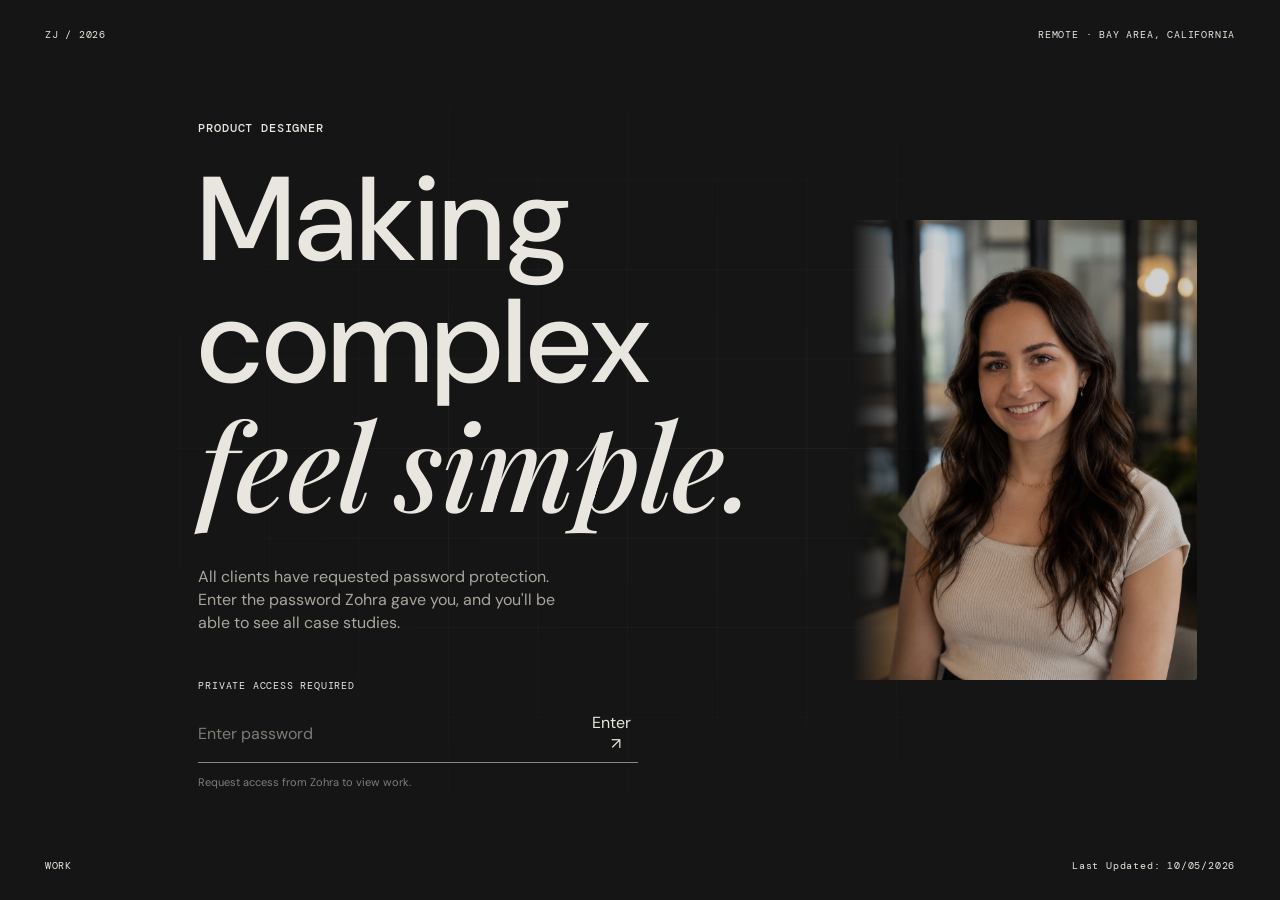
<file: index.html>
<!doctype html>
<html lang="en">
  <head>
    <meta charset="UTF-8" />
    <meta name="viewport" content="width=device-width, initial-scale=1.0" />
    <meta name="description" content="Private portfolio of Zohra Jayaraman, product designer for ambitious AI teams." />
    <title>Zohra Jayaraman — Private Portfolio</title>
    <link rel="preconnect" href="https://fonts.googleapis.com" />
    <link rel="preconnect" href="https://fonts.gstatic.com" crossorigin />
    <link href="https://fonts.googleapis.com/css2?family=DM+Mono:wght@400;500&family=DM+Sans:opsz,wght@9..40,400;9..40,500;9..40,600&family=Playfair+Display:ital,wght@0,500;0,600;1,500&display=swap" rel="stylesheet" />
    <link rel="stylesheet" href="./style.css" />
<link rel="stylesheet" href="./refinements.css?v=gate-portrait-20261005" />
  </head>
  <body>
    <main id="app">
      <section class="gate" id="gate" aria-label="Private portfolio access">
        <div class="gate-top"><span>ZJ / 2026</span><span>Remote · Bay Area, California</span></div>
        <div class="gate-grid"></div>
        <figure class="gate-portrait"><img src="./assets/zohra-jayaraman-profile.png" alt="Zohra Jayaraman" /></figure>
        <div class="gate-content">
          <p class="eyebrow">Product designer</p>
          <h1>Making complex<br /><em>feel simple.</em></h1>
          <p class="gate-intro">All clients have requested password protection. Enter the password Zohra gave you, and you'll be able to see all case studies.</p>
          <form id="password-form" class="password-form">
            <label for="password">Private access required</label>
            <div class="password-row"><input id="password" type="password" autocomplete="current-password" placeholder="Enter password" /><button type="submit">Enter <span>↗</span></button></div>
            <p class="password-help" id="password-help">Request access from Zohra to view work.</p>
          </form>
        </div>
        <div class="gate-bottom"><span>Work</span><span id="last-updated" style="text-transform:none">Last Updated: 10/05/2026</span></div>
      </section>

      <section class="portfolio hidden" id="portfolio">
        <header class="site-header"><a href="#home" class="logo">ZJ<span>®</span></a><nav><a href="#work">Work</a><a href="./about.html">About</a><button class="contact-trigger" type="button" aria-haspopup="dialog" aria-controls="contact-dialog">Let’s talk <span aria-hidden="true">↗</span></button></nav></header>
        <section class="home" id="home">
          <div class="home-copy"><p class="eyebrow">Senior Product Designer / Remote; Bay Area</p><h1>Zohra<br />Jayaraman</h1><p class="home-description">I design efficient solutions by simplifying complexity for users and evolving design systems.</p><a class="resume-button" href="./assets/zohra-jayaraman-resume.pdf" download><svg viewBox="0 0 16 16" aria-hidden="true"><path d="M8 2v7m0 0 3-3m-3 3L5 6M3 12.5v1h10v-1" fill="none" stroke="currentColor" stroke-width="1.4" stroke-linecap="round" stroke-linejoin="round"/></svg>Download résumé</a></div>
          <div class="portrait-wrap"><div class="portrait"><img src="./assets/zohra-jayaraman-profile.png" alt="Zohra Jayaraman" /></div><div class="portrait-roles" aria-label="Design specialties"><span>Vibe Coder</span><span>Design Systems</span></div></div>
        </section>
        <section class="work" id="work"><div class="section-title"><p class="eyebrow">Selected work</p><p>Filter by craft</p></div><div class="filter-bar" id="filter-bar"></div><div class="project-list" id="project-list"></div></section>
        <section class="testimonials"><div class="section-title"><p class="eyebrow">Kind words</p><p>Selected testimonials</p></div><div class="testimonial-grid"><blockquote>“Zohra is the most organized, detail-oriented, and systems-minded thinker I’ve worked with.”<cite>Olivia Cheng · UX Designer, UST Global</cite></blockquote><blockquote>“Her expertise in design systems transformed our team’s workflow—more structured, consistent, and scalable.”<cite>Sabrina Lin · UX Designer, UST Global</cite></blockquote><blockquote>“Zohra developed our user-testing protocol from scratch and always found new, creative ways to enhance the experience.”<cite>Janice Tam · Co-Founder & CEO, TrueToForm</cite></blockquote></div></section>
        <footer><span>© 2026 Zohra Jayaraman</span><span>Senior Product Designer</span></footer>
      </section>
      <section class="case-study hidden" id="case-study"></section>
      <section class="contact-modal" id="contact-dialog" role="dialog" aria-modal="true" aria-labelledby="contact-title" aria-hidden="true">
        <div class="contact-modal-backdrop" data-contact-close></div>
        <div class="contact-modal-panel">
          <button class="contact-close" type="button" aria-label="Close contact form" data-contact-close>×</button>
          <p class="eyebrow">Get in touch</p>
          <h2 id="contact-title">Let’s make something clear and intuitive.</h2>
          <p class="contact-intro">Share a little about your team or project and I’ll be in touch.</p>
          <form class="contact-form" id="contact-form">
            <label>Name<input name="name" required autocomplete="name" /></label>
            <label>Email<input name="email" type="email" required autocomplete="email" /></label>
            <label>Message<textarea name="message" rows="4" required></textarea></label>
            <button type="submit">Send message <span aria-hidden="true">↗</span></button>
          </form>
          <p class="contact-email">Or email me directly at <a href="mailto:jayzohra@gmail.com">jayzohra@gmail.com</a>.</p>
        </div>
      </section>
    </main>
<script src="./app.js?v=chat-agent-20261005"></script>
<script>
(function(){
  var el=document.querySelector('#last-updated');
  if(!el)return;
  function format(date){
    var parts=new Intl.DateTimeFormat('en-US',{timeZone:'America/Los_Angeles',month:'2-digit',day:'2-digit',year:'numeric'}).formatToParts(date);
    var get=function(type){return parts.find(function(part){return part.type===type}).value};
    return get('month')+'/'+get('day')+'/'+get('year');
  }
  fetch('https://api.github.com/repos/zohra0419/zohra-portfolio/commits?per_page=1',{headers:{Accept:'application/vnd.github+json'}})
    .then(function(response){return response.ok?response.json():Promise.reject()})
    .then(function(commits){
      var stamp=commits&&commits[0]&&commits[0].commit&&(commits[0].commit.committer||commits[0].commit.author);
      if(stamp&&stamp.date)el.textContent='Last Updated: '+format(new Date(stamp.date));
    })
    .catch(function(){});
})();
</script>
  </body>
</html>
</file>
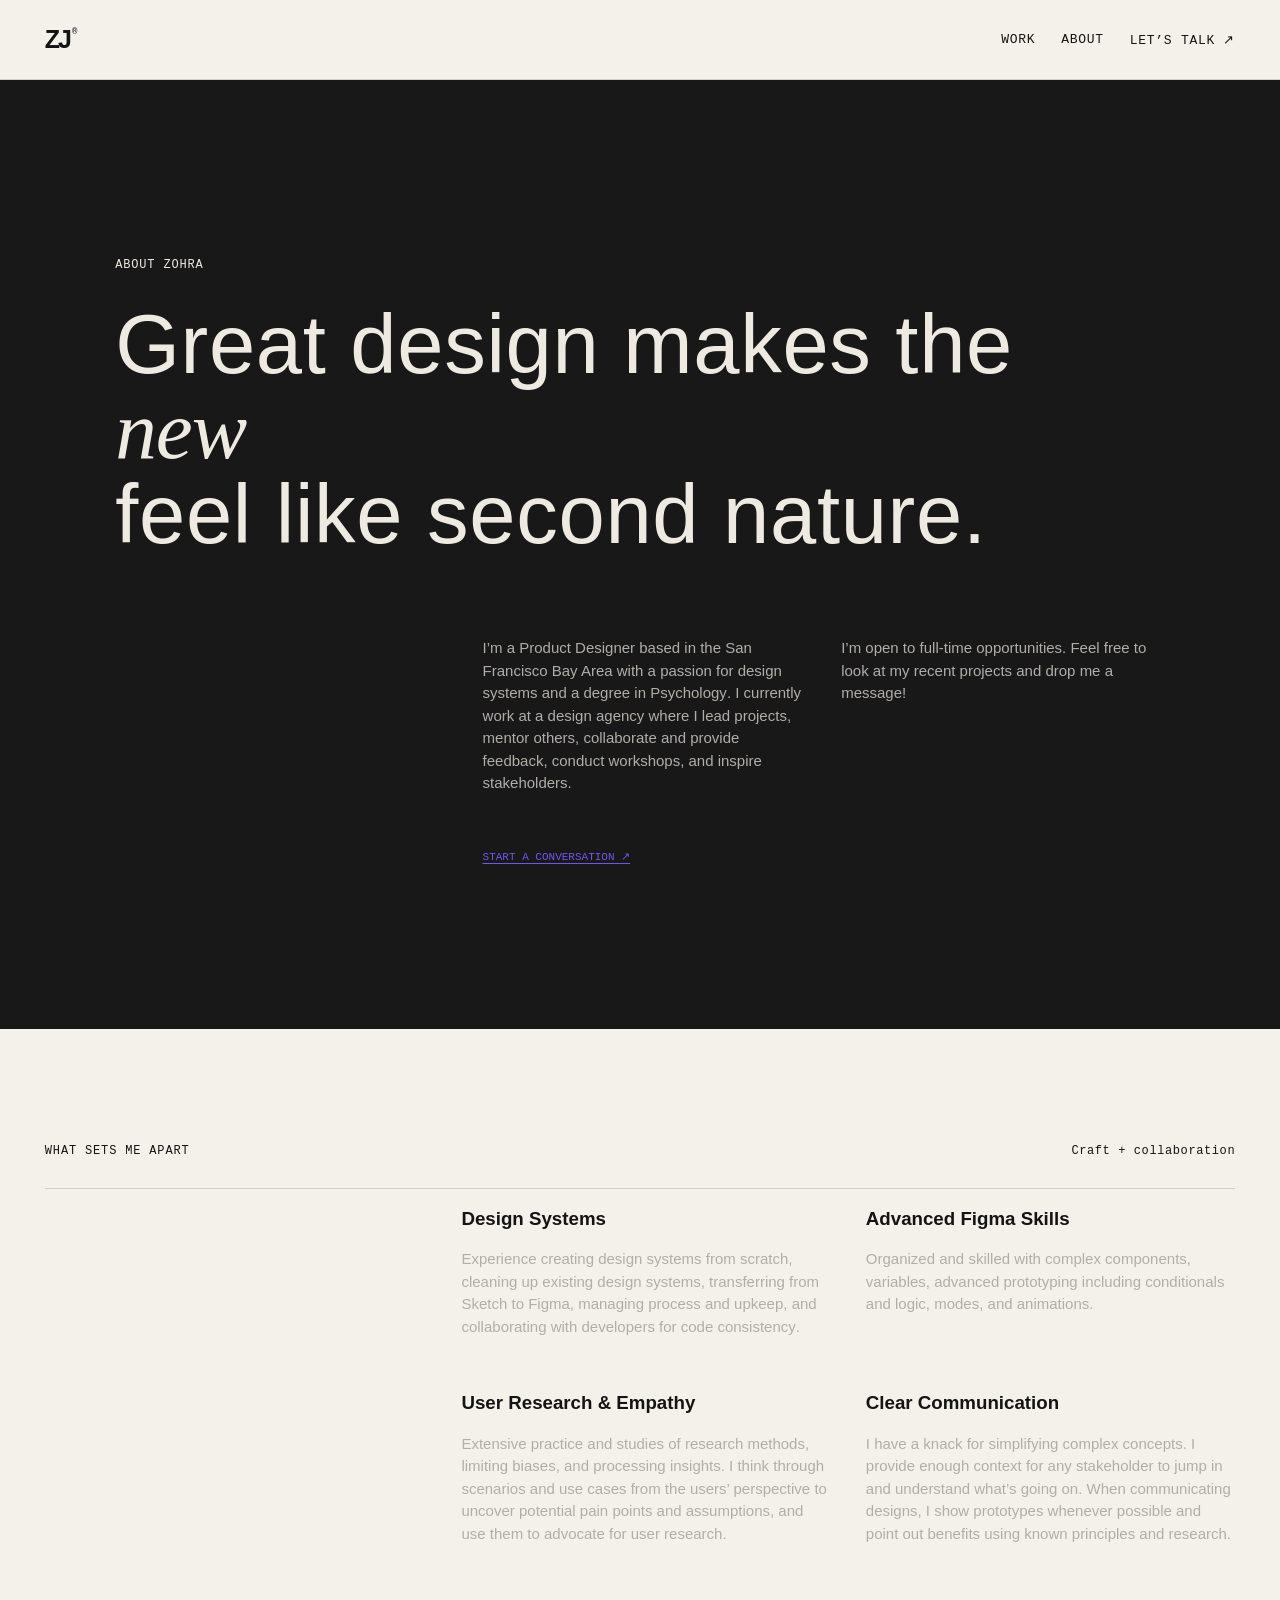
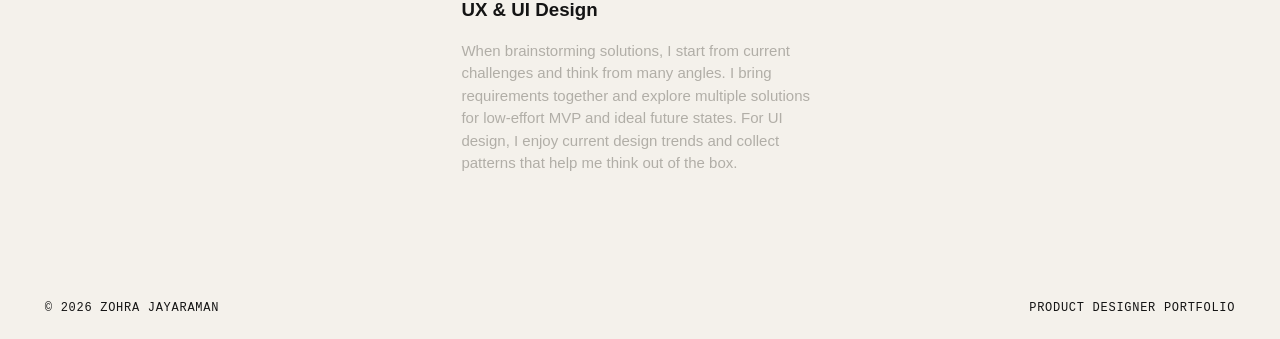
<file: about.html>
<!doctype html><html lang="en"><head><meta charset="UTF-8"/><meta name="viewport" content="width=device-width,initial-scale=1.0"/><title>About — Zohra Jayaraman</title><link rel="stylesheet" href="./style.css"/><link rel="stylesheet" href="./refinements.css?v=pdf-content-20260803"/></head><body><header class="site-header"><a href="./index.html" class="logo">ZJ<span>®</span></a><nav><a href="./index.html#work">Work</a><a href="./about.html">About</a><a href="mailto:hello@zohrajayaraman.com">Let’s talk ↗</a></nav></header><main><section class="about standalone"><p class="eyebrow">About Zohra</p><h2>Great design makes the <em>new</em><br/>feel like second nature.</h2><div class="about-columns"><p>I’m a Product Designer based in the <strong>San Francisco Bay Area</strong> with a passion for <strong>design systems</strong> and a degree in <strong>Psychology</strong>. I currently work at a design agency where I lead projects, mentor others, collaborate and provide feedback, conduct workshops, and inspire stakeholders.</p><p>I’m open to full-time opportunities. Feel free to look at my recent projects and drop me a message!</p><a href="mailto:hello@zohrajayaraman.com">Start a conversation ↗</a></div></section><section class="work"><div class="section-title"><p class="eyebrow">What sets me apart</p><p>Craft + collaboration</p></div><div class="about-columns about-strengths"><div><h3>Design Systems</h3><p>Experience creating design systems from scratch, cleaning up existing design systems, transferring from Sketch to Figma, managing process and upkeep, and collaborating with developers for <strong>code consistency</strong>.</p></div><div><h3>Advanced Figma Skills</h3><p>Organized and skilled with <strong>complex components, variables, advanced prototyping</strong> including conditionals and logic, modes, and animations.</p></div><div><h3>User Research & Empathy</h3><p>Extensive practice and studies of research methods, limiting biases, and processing insights. I think through scenarios and use cases from the users’ perspective to uncover potential pain points and assumptions, and use them to advocate for user research.</p></div><div><h3>Clear Communication</h3><p>I have a knack for <strong>simplifying complex concepts</strong>. I provide enough context for any stakeholder to jump in and understand what’s going on. When communicating designs, I show prototypes whenever possible and point out benefits using known principles and research.</p></div><div><h3>UX & UI Design</h3><p>When brainstorming solutions, I start from current challenges and think from many angles. I bring requirements together and explore multiple solutions for <strong>low-effort MVP and ideal future states</strong>. For UI design, I enjoy current design trends and collect patterns that help me think out of the box.</p></div></div></section></main><footer><span>© 2026 Zohra Jayaraman</span><span>Product Designer Portfolio</span></footer></body></html>
</file>
<file: style.css>
:root{--ink:#141414;--paper:#f4f1eb;--muted:#716f6a;--line:rgba(20,20,20,.16);--mono:'DM Mono',monospace;--sans:'DM Sans',sans-serif;--serif:'Playfair Display',serif}*{box-sizing:border-box}html{scroll-behavior:smooth}body{margin:0;background:var(--paper);color:var(--ink);font-family:var(--sans)}button,input{font:inherit}.hidden{display:none!important}.eyebrow{font:500 10px/1.2 var(--mono);letter-spacing:.08em;text-transform:uppercase}.gate{min-height:100svh;background:#151515;color:#e9e6df;position:relative;overflow:hidden;padding:28px 3.5vw;display:flex;flex-direction:column;justify-content:space-between}.gate-grid{position:absolute;inset:0;background:linear-gradient(rgba(255,255,255,.045) 1px,transparent 1px),linear-gradient(90deg,rgba(255,255,255,.045) 1px,transparent 1px);background-size:7vw 7vw;mask-image:radial-gradient(ellipse at center,black,transparent 75%)}.gate-top,.gate-bottom{display:flex;justify-content:space-between;font:10px var(--mono);letter-spacing:.08em;text-transform:uppercase;z-index:1}.gate-content{position:relative;z-index:1;max-width:850px;margin:7vh 0 6vh 12vw}.gate h1,.home h1{font-size:clamp(4.5rem,9.3vw,9rem);font-weight:500;letter-spacing:-.07em;line-height:.87;margin:24px 0 32px}.gate h1 em,.home h1 em,.about h2 em{font-family:var(--serif);font-weight:500;letter-spacing:-.08em}.gate-intro{max-width:360px;font-size:16px;line-height:1.45;color:#aaa69e}.password-form{margin-top:45px;width:min(440px,100%)}.password-form label{font:10px var(--mono);letter-spacing:.08em;text-transform:uppercase;display:block;margin-bottom:12px}.password-row{display:flex;border-bottom:1px solid #888}.password-row input{background:transparent;border:0;outline:0;color:#fff;padding:12px 0;width:100%}.password-row input::placeholder{color:#7e7b75}.password-row button{color:#e9e6df;background:none;border:0;padding:8px 0;cursor:pointer}.password-row button span{margin-left:8px}.password-help{font-size:11px;color:#817e78;margin-top:12px}.password-help span{opacity:.75}.password-row input.error{animation:shake .25s}@keyframes shake{25%{transform:translateX(4px)}75%{transform:translateX(-4px)}}.gate.exit{animation:exit .55s ease forwards}@keyframes exit{to{opacity:0;transform:translateY(-15px)}}
.site-header,.case-header{height:74px;padding:0 3.5vw;display:flex;align-items:center;justify-content:space-between;border-bottom:1px solid var(--line)}.logo{font:600 22px/1 var(--sans);text-decoration:none;color:var(--ink);letter-spacing:-.08em}.logo span{font:8px var(--mono);vertical-align:top;margin-left:2px;letter-spacing:0}.site-header nav{display:flex;gap:26px}.site-header nav a,.case-header a{font:11px var(--mono);text-decoration:none;color:var(--ink);text-transform:uppercase;letter-spacing:.04em}.home{min-height:calc(100svh - 74px);padding:10vh 9vw 5vh;display:grid;grid-template-columns:1.3fr .7fr;position:relative}.home-copy{align-self:center}.home h1{font-size:clamp(4.2rem,8.1vw,8.5rem);margin:18px 0 28px}.home-description{width:300px;font-size:16px;line-height:1.45}.portrait-wrap{align-self:center;justify-self:end;width:min(280px,100%)}.portrait{height:340px;background:#c4cac4;position:relative;overflow:hidden;display:grid;place-items:center;isolation:isolate}.portrait:before{content:'';position:absolute;width:190px;height:190px;background:#232b24;border-radius:48% 48% 36% 36%;bottom:-24px;z-index:-1}.portrait:after{content:'';position:absolute;width:105px;height:135px;background:#e1b89f;border-radius:48% 48% 45% 45%;top:65px;z-index:-1}.portrait span{font:120px var(--serif);color:#f4f1eb;mix-blend-mode:overlay}.portrait i{position:absolute;inset:12px;border:1px solid rgba(255,255,255,.55)}.portrait small{position:absolute;bottom:20px;left:20px;font:9px/1.3 var(--mono);color:#fff;letter-spacing:.08em}.portrait-note{font:12px/1.35 var(--mono);margin:13px 0;color:var(--muted)}.scroll-cue{position:absolute;bottom:5vh;left:3.5vw;font:10px var(--mono);text-transform:uppercase;letter-spacing:.06em}.scroll-cue span{font-size:18px;margin-left:9px}.work{padding:110px 3.5vw}.section-title{display:flex;justify-content:space-between;border-bottom:1px solid var(--line);padding-bottom:18px}.section-title p:last-child{font:10px var(--mono)}.project-list{display:grid;grid-template-columns:repeat(2,1fr);gap:1px;background:var(--line);border:1px solid var(--line);margin-top:30px}.project-card{background:var(--paper);border:0;text-align:left;padding:20px;cursor:pointer;min-height:450px;display:flex;flex-direction:column;transition:background .35s}.project-card:hover{background:#ebe8e0}.project-meta{display:flex;justify-content:space-between;font:10px var(--mono);text-transform:uppercase;letter-spacing:.08em}.project-visual{height:250px;position:relative;display:grid;place-items:center;overflow:hidden}.violet .project-visual,.case-hero.violet{background:#b2a2f8}.lime .project-visual,.case-hero.lime{background:#c8ee7a}.coral .project-visual,.case-hero.coral{background:#fa9d8f}.blue .project-visual,.case-hero.blue{background:#8ec9ed}.shape{width:165px;height:165px;background:#181818;transition:transform .6s cubic-bezier(.2,.8,.2,1)}.project-card:hover .shape{transform:rotate(25deg) scale(1.15)}.shape-0{border-radius:42% 58% 60% 40%}.shape-1{border-radius:50%;box-shadow:45px -30px 0 #f4f1eb}.shape-2{clip-path:polygon(50% 0,100% 100%,0 100%)}.shape-3{border-radius:100% 0 100% 0;transform:rotate(45deg)}.project-info{position:relative}.project-info h3{font-size:clamp(23px,2.4vw,36px);line-height:1.04;letter-spacing:-.055em;font-weight:500;max-width:500px;margin:0 50px 17px 0}.tags{display:flex;gap:6px;flex-wrap:wrap}.tags span{font:9px var(--mono);border:1px solid currentColor;border-radius:20px;padding:5px 8px;text-transform:uppercase}.project-arrow{position:absolute;right:0;bottom:0;font-size:22px}.about{padding:13vw 9vw;min-height:75svh;background:#181818;color:#eeeae2}.about h2{font-size:clamp(3rem,6.5vw,7.5rem);font-weight:500;letter-spacing:-.07em;line-height:.95;margin:30px 0 80px}.about-columns{margin-left:35%;display:grid;grid-template-columns:repeat(2,1fr);gap:35px;max-width:800px}.about-columns p{margin:0;font-size:15px;line-height:1.5;color:#b1aea7}.about-columns a{grid-column:1/-1;color:#eeeae2;font:11px var(--mono);text-transform:uppercase;margin-top:20px}footer{padding:24px 3.5vw;display:flex;justify-content:space-between;font:10px var(--mono);letter-spacing:.06em;text-transform:uppercase}
.case-header{position:sticky;top:0;background:rgba(244,241,235,.9);z-index:10;backdrop-filter:blur(12px)}.back{border:0;background:none;padding:0;color:var(--ink);font:10px var(--mono);text-transform:uppercase;cursor:pointer}.case-confidential{font:10px var(--mono);text-transform:uppercase;color:var(--muted)}.case-hero{padding:10vh 10vw;min-height:72svh;display:flex;align-items:flex-end;justify-content:space-between}.case-hero h1{font-size:clamp(3.6rem,7vw,8rem);font-weight:500;line-height:.92;letter-spacing:-.07em;max-width:850px;margin:20px 0 32px}.hero-orbit{height:180px;width:180px;border:1px solid #171717;border-radius:50%;display:grid;place-items:center;position:relative}.hero-orbit:before,.hero-orbit:after{content:'';position:absolute;border:1px solid #171717;border-radius:50%;width:100%;height:40%;transform:rotate(50deg)}.hero-orbit:after{transform:rotate(-50deg)}.hero-orbit span{font:10px var(--mono);text-transform:uppercase}.case-layout{max-width:1250px;margin:auto;display:grid;grid-template-columns:240px minmax(0,1fr);gap:8vw;padding:90px 5vw}.toc{position:sticky;top:110px;height:max-content}.toc .eyebrow{margin:0 0 17px}.toc a{display:block;text-decoration:none;color:#8b8881;font:11px/2.2 var(--mono);transition:color .2s}.toc a.active{color:var(--ink)}.case-content{min-width:0}.intro-case{padding-bottom:100px}.lead{font-size:clamp(25px,3.1vw,43px);letter-spacing:-.045em;line-height:1.1;max-width:750px;margin:0 0 55px}.intro-case dl{display:grid;grid-template-columns:repeat(3,1fr);border-top:1px solid var(--line);padding-top:16px;gap:15px}.intro-case dl div{display:grid;gap:10px}.intro-case dt{font:10px var(--mono);text-transform:uppercase;color:var(--muted)}.intro-case dd{margin:0;font-size:13px}.video-section{margin:0 -8vw 150px}.video-shell{height:min(55vw,680px);min-height:350px;background:#191919;position:relative;overflow:hidden}.video-shell video{width:100%;height:100%;object-fit:cover;opacity:.7}.video-label{position:absolute;bottom:18px;left:20px;right:20px;display:flex;justify-content:space-between;color:white;font:10px var(--mono);text-transform:uppercase}.case-section{border-top:1px solid var(--line);padding:24px 0 120px;position:relative}.section-no{font:10px var(--mono);color:var(--muted);margin:0}.case-section h2{font-size:clamp(3rem,5.4vw,6rem);line-height:.95;font-weight:500;letter-spacing:-.07em;margin:25px 0 30px}.case-section>p:not(.section-no){font-size:18px;line-height:1.5;max-width:550px}.quote{font:italic 32px/1.15 var(--serif);max-width:580px;margin:90px 0;padding-left:25px;border-left:2px solid var(--ink)}.case-image{height:420px;background:#d4d0c8;margin-top:60px;display:flex;align-items:flex-end;padding:15px;position:relative;overflow:hidden}.case-image:before{content:'';position:absolute;inset:0;background:repeating-linear-gradient(90deg,transparent 0 80px,rgba(0,0,0,.08) 80px 81px)}.case-image:after{content:'';position:absolute;width:55%;aspect-ratio:1;background:#171717;border-radius:50%;top:12%;left:22%;filter:blur(.2px)}.case-image span{font:9px var(--mono);color:#fff;z-index:1;text-transform:uppercase}.image-1{background:#afc6f6}.image-1:after{border-radius:0;transform:rotate(35deg);background:#f4f1eb}.image-2{background:#c3e785}.image-2:after{border-radius:37% 63% 48% 52%}.image-3{background:#f4a092}.image-3:after{border-radius:0;clip-path:polygon(50% 0,100% 100%,0 100%)}
@media(max-width:700px){.gate{padding:22px}.gate-content{margin:6vh 0}.gate h1{font-size:18vw}.site-header{padding:0 20px}.site-header nav a:not(:last-child){display:none}.home{padding:8vh 20px;grid-template-columns:1fr;gap:55px}.home h1{font-size:17vw}.portrait-wrap{justify-self:start;width:220px}.portrait{height:270px}.scroll-cue{display:none}.work{padding:75px 20px}.project-list{grid-template-columns:1fr}.project-card{min-height:410px}.about{padding:90px 20px}.about h2{font-size:13vw;margin-bottom:55px}.about-columns{margin:0;grid-template-columns:1fr}.case-header{padding:0 20px}.case-header .logo{position:absolute;left:50%;transform:translateX(-50%)}.case-confidential{display:none}.case-hero{padding:9vh 20px;min-height:68svh}.case-hero h1{font-size:14vw}.hero-orbit{display:none}.case-layout{display:block;padding:55px 20px}.toc{position:relative;top:0;display:flex;gap:14px;overflow:auto;border-bottom:1px solid var(--line);padding-bottom:15px;margin-bottom:55px}.toc .eyebrow{display:none}.toc a{white-space:nowrap;line-height:1.2}.intro-case{padding-bottom:60px}.intro-case dl{grid-template-columns:1fr 1fr}.video-section{margin:0 -20px 80px}.video-shell{min-height:300px}.case-section{padding-bottom:80px}.case-image{height:270px}.case-section h2{font-size:13vw}.lead{font-size:27px}.quote{font-size:27px;margin:55px 0}footer{padding:20px;font-size:8px}.gate-bottom{font-size:8px}}
</file>
<file: refinements.css>
.filter-bar{display:flex;gap:8px;flex-wrap:wrap;margin:24px 0}.filter{border:1px solid var(--line);background:transparent;padding:8px 11px;border-radius:20px;font:10px var(--mono);text-transform:uppercase;cursor:pointer}.filter.active{background:var(--ink);color:var(--paper)}.project-card.is-filtered{display:none}.project-visual:after{content:'View case study ↗';position:absolute;inset:0;display:grid;place-items:center;background:rgba(20,20,20,.82);color:#fff;font:10px var(--mono);text-transform:uppercase;letter-spacing:.1em;opacity:0;transform:translateY(8px);transition:.28s}.project-card:hover .project-visual:after{opacity:1;transform:translateY(0)}.project-card:hover .project-visual{transform:scale(.98);transition:.3s}.testimonials{padding:110px 3.5vw}.testimonial-grid{display:grid;grid-template-columns:repeat(3,1fr);gap:1px;background:var(--line);margin-top:30px;border:1px solid var(--line)}.testimonial-grid blockquote{background:var(--paper);margin:0;padding:32px;font:27px/1.12 var(--serif);letter-spacing:-.04em;min-height:290px;display:flex;flex-direction:column;justify-content:space-between}.testimonial-grid cite{font:10px/1.4 var(--mono);font-style:normal;letter-spacing:.04em;text-transform:uppercase;margin-top:30px}@media(max-width:700px){.testimonial-grid{grid-template-columns:1fr}.testimonials{padding:75px 20px}}

/* More open display type: keeps the existing voice without the cramped tracking. */
.gate h1,.home h1,.about h2,.case-hero h1,.case-section h2{letter-spacing:-.035em;line-height:.94}.gate h1 em,.home h1 em,.about h2 em{letter-spacing:-.045em}.project-info h3{letter-spacing:-.035em;line-height:1.1}.lead{letter-spacing:-.025em;line-height:1.17}

/* Case-study navigation and media alignment. */
.toc{counter-reset:case-toc}.toc a:before{counter-increment:case-toc;content:counter(case-toc,decimal-leading-zero) ' ';display:inline-block;width:2.7em;color:var(--muted)}.video-section{margin:0 0 150px}.case-confidential{font-size:0}.case-confidential:after{content:'Confidential';font:10px var(--mono);text-transform:uppercase;color:var(--muted)}#case-study footer span:last-child{font-size:0}#case-study footer span:last-child:after{content:'Product Designer Portfolio';font:10px var(--mono);letter-spacing:.06em;text-transform:uppercase}@media(max-width:700px){.video-section{margin:0 0 80px}.toc a:before{width:auto;margin-right:5px}}

.intro-case.case-overview-body:before{content:'Overview';display:block;font-size:clamp(3rem,5.4vw,6rem);line-height:.94;font-weight:500;letter-spacing:-.035em;margin:0 0 30px}.intro-case.case-overview-body .lead{font-size:18px;line-height:1.55;letter-spacing:0;max-width:650px}

.case-content a,.about a,footer a,.site-header a{
  color:#7356e8;
  text-decoration-color:currentColor;
  text-decoration-thickness:1px;
  text-underline-offset:3px;
  transition:color .2s ease,background-color .2s ease;
}
.case-content a:hover,.about a:hover,footer a:hover,.site-header a:hover{color:#3c269b}
.case-content a[data-external-icon]:after{
  content:'↗';
  display:inline-block;
  margin-left:.28em;
  font:inherit;
  opacity:0;
  transform:translate(-3px,3px);
  transition:opacity .2s ease,transform .2s ease;
}
.case-content a[data-external-icon]:hover:after{opacity:1;transform:translate(0,0)}
/* Outbound destinations stay visibly distinct wherever they appear. */
a[href^="http"],a[href^="mailto:"]{color:#7356e8;text-decoration-color:currentColor;text-decoration-thickness:1px;text-underline-offset:3px;transition:color .2s ease,background-color .2s ease}
a[href^="http"]:hover,a[href^="mailto:"]:hover{color:#3c269b}
a[href^="http"]:after,a[href^="mailto:"]:after{content:'↗';display:inline-block;margin-left:.28em;font:inherit;opacity:0;transform:translate(-3px,3px);transition:opacity .2s ease,transform .2s ease}
a[href^="http"]:hover:after,a[href^="mailto:"]:hover:after{opacity:1;transform:translate(0,0)}
.case-subhead{display:block;font-size:1.35em;font-weight:600;letter-spacing:-.03em;margin:0 0 14px}

/* UXFolio-style long-form compositions: every case can mix reading, visual proof,
   and galleries without falling back to a one-size-fits-all image strip. */
.case-section-heading .eyebrow{color:var(--muted);margin:0 0 18px}.case-section-heading h2{margin:0 0 36px}.case-copy{max-width:590px}.case-copy p{font-size:18px;line-height:1.58;max-width:100%}.case-copy p+ p{margin-top:22px}.case-summary{padding-top:0;border-top:0}.case-summary .case-copy{max-width:740px}.case-summary .case-copy p:first-child{font-size:clamp(25px,3.1vw,43px);line-height:1.14;letter-spacing:-.028em}.case-summary .case-copy p:not(:first-child){display:inline-block;vertical-align:top;width:calc(50% - 18px);padding-top:18px;margin:40px 28px 0 0;border-top:1px solid var(--line);font-size:13px;line-height:1.45}.case-composition{display:grid;grid-template-columns:minmax(0,.8fr) minmax(320px,1.2fr);gap:clamp(32px,7vw,100px);align-items:start}.case-section-split .case-composition{grid-template-columns:minmax(360px,1.25fr) minmax(260px,.75fr)}.case-media{min-height:430px;background:#d8d4cd;position:relative;display:flex;align-items:flex-end;padding:16px;overflow:hidden}.case-media:before{content:'';position:absolute;inset:0;background:linear-gradient(135deg,transparent 0 46%,rgba(20,20,20,.08) 46% 47%,transparent 47%),repeating-linear-gradient(90deg,transparent 0 84px,rgba(20,20,20,.07) 84px 85px)}.case-media:after{content:'';width:55%;aspect-ratio:1;position:absolute;top:15%;left:24%;background:#1a1a1a;border-radius:42% 58% 52% 48%;transform:rotate(20deg)}.case-media-split:after{background:#f3f0ea;clip-path:polygon(50% 0,100% 100%,0 100%);border-radius:0}.case-media span,.case-gallery span{position:relative;z-index:1;color:white;font:9px var(--mono);letter-spacing:.07em;text-transform:uppercase}.case-section-gallery .case-copy{margin-bottom:45px}.case-gallery{display:grid;grid-template-columns:1.35fr .65fr;gap:10px;min-height:600px}.case-gallery>div{min-height:290px;background:#c9e783;display:flex;align-items:flex-end;padding:14px;position:relative;overflow:hidden}.case-gallery>div:before{content:'';position:absolute;width:58%;aspect-ratio:1;border-radius:50%;background:#191919;top:18%;left:21%}.case-gallery>div:nth-child(2){background:#b2a2f8}.case-gallery>div:nth-child(2):before{border-radius:0;background:#f4f1eb;transform:rotate(45deg)}.case-gallery>div:nth-child(3){background:#fa9d8f}.case-gallery>div:nth-child(3):before{border-radius:35% 65% 48% 52%}.case-gallery>div:first-child{grid-row:span 2}.case-gallery span{z-index:1}.toc a{display:flex;align-items:baseline;gap:0}.toc a:before{flex:none}
@media(max-width:700px){
  .case-summary .case-copy p:not(:first-child){display:block;width:auto;margin:24px 0 0}.case-summary .case-copy p:first-child{font-size:28px}.case-composition,.case-section-split .case-composition{grid-template-columns:1fr;gap:30px}.case-copy p{font-size:16px;line-height:1.56}.case-media{min-height:270px}.case-gallery{grid-template-columns:1fr 1fr;min-height:440px;gap:7px}.case-gallery>div{min-height:210px}.case-gallery>div:first-child{grid-row:span 2}.case-section-heading h2{margin-bottom:26px}
}

/* TrueToForm project preview: a quiet stacked phone state becomes a product-flow reel on hover. */
.project-card.coral .project-visual:has(.ttf-cycle){background:linear-gradient(135deg,#dce4ff 0%,#f2f4ff 55%,#cbd7ff 100%);isolation:isolate}
.ttf-cycle{position:absolute;inset:0;overflow:hidden;pointer-events:none}
.ttf-cycle:after{content:'';position:absolute;inset:auto 8% 5%;height:18%;background:radial-gradient(ellipse,rgba(44,66,130,.25),transparent 68%);filter:blur(14px);z-index:-1}
.ttf-phone{position:absolute;overflow:hidden;background:#fff;border:1px solid rgba(27,38,77,.16);box-shadow:0 18px 38px rgba(36,51,109,.2),0 3px 8px rgba(36,51,109,.13)}
.ttf-phone img{width:100%;height:100%;object-fit:cover;display:block}
.ttf-phone-main{height:87%;aspect-ratio:750/1624;left:31%;top:7%;border-radius:20px;z-index:2;transform:rotate(-4deg);transition:transform .55s cubic-bezier(.2,.8,.2,1),box-shadow .55s ease}
.ttf-phone-back{height:66%;aspect-ratio:750/1624;right:21%;top:16%;border-radius:17px;opacity:.62;transform:rotate(10deg);transition:transform .55s cubic-bezier(.2,.8,.2,1),opacity .55s ease}
.ttf-frame{position:absolute;inset:0;opacity:0;transition:opacity .42s ease}
.ttf-frame-0{opacity:1}
@media (hover:hover){
  .project-card:hover .ttf-phone-main{transform:rotate(-1deg) translateY(-4px);box-shadow:0 26px 48px rgba(36,51,109,.28),0 3px 10px rgba(36,51,109,.16)}
  .project-card:hover .ttf-phone-back{transform:rotate(14deg) translate(15px,-5px);opacity:.4}
  .project-card:hover .ttf-frame{animation:ttf-cycle 18s linear infinite}
  .project-card:hover .ttf-frame-0{animation-delay:0s}.project-card:hover .ttf-frame-1{animation-delay:2s}.project-card:hover .ttf-frame-2{animation-delay:4s}.project-card:hover .ttf-frame-3{animation-delay:6s}.project-card:hover .ttf-frame-4{animation-delay:8s}.project-card:hover .ttf-frame-5{animation-delay:10s}.project-card:hover .ttf-frame-6{animation-delay:12s}.project-card:hover .ttf-frame-7{animation-delay:14s}.project-card:hover .ttf-frame-8{animation-delay:16s}
}
@keyframes ttf-cycle{0%,8%{opacity:1}11%,100%{opacity:0}}
@media(max-width:700px){.ttf-phone-main{left:29%;height:84%;top:8%;border-radius:16px}.ttf-phone-back{right:16%;height:62%;border-radius:13px}}

/* Long-form case pages: let short visuals sit beside the first paragraphs instead of creating a vacant column. */
.case-content{max-width:1120px}.case-section{max-width:100%}.case-section-flow .case-copy-flow{max-width:1000px}.case-copy-flow:after{content:'';display:block;clear:both}.case-copy-flow>.case-media{float:right;width:min(47%,430px);min-height:330px;margin:0 0 26px clamp(28px,5vw,70px);aspect-ratio:4/3}.case-section-split .case-composition{max-width:1000px;gap:clamp(30px,5vw,64px)}.case-section-split .case-copy{max-width:620px}.case-section-gallery .case-copy{max-width:720px}.case-section-gallery .case-gallery{max-width:1000px}.case-subhead{padding-top:18px;border-top:1px solid var(--line)}
@media(max-width:700px){.case-copy-flow>.case-media{float:none;width:100%;min-height:250px;margin:0 0 28px;aspect-ratio:auto}.case-section-split .case-composition{gap:28px}.case-section-gallery .case-gallery{width:100%}}

/* TrueToForm card: three crisp screens at rest, then a continuously rolling product-flow carousel. */
.project-card.coral .project-visual:has(.ttf-cycle){background:#edf1ff}.ttf-cycle{display:grid;place-items:center;padding:13px 16px;background:linear-gradient(135deg,#e2e7fb,#f7f8ff);overflow:hidden}.ttf-static-strip{display:flex;align-items:center;justify-content:center;gap:clamp(7px,1.2vw,14px);height:100%;transition:opacity .25s ease,transform .35s ease}.ttf-static-strip img,.ttf-carousel-track img{height:90%;width:auto;aspect-ratio:375/812;object-fit:cover;flex:none;border-radius:clamp(8px,1vw,14px);border:1px solid rgba(33,45,83,.13);box-shadow:0 10px 22px rgba(39,53,103,.18),0 2px 5px rgba(39,53,103,.1);background:#fff}.ttf-carousel{position:absolute;inset:0;display:flex;align-items:center;overflow:hidden;opacity:0;transition:opacity .25s ease}.ttf-carousel-track{height:100%;display:flex;align-items:center;gap:clamp(7px,1.2vw,14px);padding:0 8px;width:max-content;will-change:transform}.project-card:has(.ttf-carousel):hover .project-visual:after{display:none}@media (hover:hover){.project-card:hover .ttf-static-strip{opacity:0;transform:scale(.98)}.project-card:hover .ttf-carousel{opacity:1}.project-card:hover .ttf-carousel-track{animation:ttf-rolling-carousel 18s linear infinite}}@keyframes ttf-rolling-carousel{to{transform:translateX(-50%)}}@media(max-width:700px){.ttf-cycle{padding:11px}.ttf-static-strip{gap:7px}.ttf-static-strip img,.ttf-carousel-track img{border-radius:8px}}
.ttf-cycle>.ttf-carousel{opacity:1}.ttf-cycle>.ttf-carousel .ttf-carousel-track{transform:translateX(0)}

/* Case-study facts stay skimmable without forcing a long vertical metadata list. */
.case-facts{display:grid;grid-template-columns:repeat(3,minmax(0,1fr));gap:1px;margin-top:52px;border:1px solid var(--line);background:var(--line);max-width:1000px}.case-facts>div{display:flex;min-height:112px;flex-direction:column;justify-content:space-between;gap:18px;padding:18px;background:var(--paper)}.case-facts strong{font:10px/1.3 var(--mono);letter-spacing:.07em;text-transform:uppercase;color:var(--muted)}.case-facts span{font-size:15px;line-height:1.35;letter-spacing:-.015em}@media(max-width:700px){.case-facts{grid-template-columns:1fr;margin-top:34px}.case-facts>div{min-height:auto;padding:16px;gap:10px}.case-facts span{font-size:15px}}

/* Shared horizontal-thumbnail template for every project. */
.case-thumb-carousel{position:absolute;inset:0;display:flex;align-items:center;overflow:hidden;padding:0 10px;background:linear-gradient(135deg,#f4f0e9,#ded8cf)}.case-thumb-track{height:100%;display:flex;align-items:center;gap:10px;width:max-content;will-change:transform}.case-thumb-frame{height:83%;width:clamp(88px,14vw,150px);flex:none;border-radius:12px;border:1px solid rgba(24,24,24,.12);background:#fff;box-shadow:0 12px 22px rgba(31,31,31,.14),0 2px 5px rgba(31,31,31,.08);position:relative;overflow:hidden}.case-thumb-frame:before{content:'';position:absolute;inset:11% 12%;border-radius:8px;background:linear-gradient(135deg,#1f1f1f 0 28%,transparent 28% 40%,#bdff53 40% 65%,transparent 65%),repeating-linear-gradient(0deg,#e6e4df 0 9px,#fff 9px 17px)}.case-thumb-frame:after{content:'';position:absolute;left:12%;bottom:11%;width:48%;height:7%;border-radius:99px;background:#1f1f1f}.case-thumb-1{background:linear-gradient(135deg,#e9e0ff,#d4ffc0)}.case-thumb-1 .frame-1:before,.case-thumb-1 .frame-4:before{background:linear-gradient(135deg,#734be7 0 45%,#fff 45% 100%)}.case-thumb-3{background:linear-gradient(135deg,#cfe8ff,#edf4ff)}.case-thumb-4{background:linear-gradient(135deg,#f5eee6,#d8edc9)}.case-thumb-5{background:linear-gradient(135deg,#f4d5cb,#f9eee7)}.project-card:has(.case-thumb-carousel):hover .project-visual:after{display:none}@media(hover:hover){.project-card:hover .case-thumb-track{animation:case-thumb-roll 16s linear infinite}}@keyframes case-thumb-roll{to{transform:translateX(-50%)}}

/* The TrueToForm case page uses the same carousel, always in motion and never hover-driven. */
.case-page-carousel{height:clamp(270px,32vw,460px);display:flex;align-items:center;overflow:hidden;margin:30px 0 110px;background:linear-gradient(135deg,#e2e7fb,#f7f8ff);padding:18px}.case-page-carousel-track{height:100%;display:flex;align-items:center;gap:16px;width:max-content;will-change:transform;animation:case-page-roll 26s linear infinite}.case-page-carousel-track img{height:100%;width:auto;aspect-ratio:375/812;object-fit:cover;flex:none;border-radius:16px;border:1px solid rgba(33,45,83,.13);box-shadow:0 15px 30px rgba(39,53,103,.18),0 3px 7px rgba(39,53,103,.1)}@keyframes case-page-roll{to{transform:translateX(-50%)}}@media(max-width:700px){.case-page-carousel{height:275px;margin-bottom:70px;padding:12px}.case-page-carousel-track{gap:10px}.case-page-carousel-track img{border-radius:11px}.case-thumb-frame{width:86px;border-radius:9px}}
@media(prefers-reduced-motion:reduce){.case-page-carousel-track,.project-card:hover .case-thumb-track,.project-card:hover .ttf-carousel-track{animation:none}}

/* Site-wide typography and spacing reset: clearer utility type, quieter case-study hierarchy. */
.eyebrow{font-size:12px;letter-spacing:.07em}.site-header,.case-header{height:80px}.site-header nav a,.case-header a,.back,.case-confidential,.toc a,.filter,.project-meta,footer,.section-title p:last-child{font-size:12px}.logo{font-size:25px}.logo span{font-size:9px}.home-copy>.eyebrow{font-size:13px}.section-title p:last-child{letter-spacing:.05em}.filter{padding:9px 13px}.tags span{font-size:11px;padding:6px 10px}.project-meta{letter-spacing:.06em}.project-info h3{font-size:clamp(25px,2.2vw,34px)}
.case-hero{padding:8vh 6vw;min-height:62svh}.case-hero h1{font-size:clamp(3.15rem,6vw,6.75rem);max-width:980px}.case-layout{max-width:1440px;grid-template-columns:210px minmax(0,1fr);gap:clamp(34px,4.5vw,72px);padding:72px 3.5vw}.toc{top:105px}.toc .eyebrow{font-size:12px}.toc a{line-height:2.05}.case-section{padding:42px 0 82px}.case-section-heading .eyebrow{display:none}.case-section-heading h2,.case-section h2{font-size:clamp(2.1rem,4vw,4.6rem);line-height:1;letter-spacing:-.04em;margin:0 0 28px}.case-content{max-width:1180px}.case-copy{max-width:720px}.case-copy p{font-size:18px;line-height:1.62}.case-summary .case-copy{max-width:920px}.case-summary .case-copy p:first-child{font-size:clamp(24px,2.55vw,38px);line-height:1.18}.case-section-flow .case-copy-flow{max-width:1080px}.case-copy-flow>.case-media{width:min(42%,390px);min-height:295px;margin-left:clamp(24px,4vw,54px)}.case-section-split .case-composition{max-width:1100px;gap:clamp(28px,4vw,54px)}.case-section-gallery .case-copy,.case-section-gallery .case-gallery{max-width:1100px}.case-section-gallery .case-copy{margin-bottom:34px}.case-gallery{min-height:520px}.case-gallery>div{min-height:250px}.case-page-carousel{margin:20px 0 76px}.video-section{margin-bottom:100px}.case-facts{margin-top:38px}.case-facts strong{font-size:11px}.case-media span,.case-gallery span{font-size:10px}
@media(max-width:700px){.eyebrow{font-size:11px}.site-header,.case-header{height:68px}.site-header nav a,.back,.case-confidential,.filter,.project-meta,footer{font-size:11px}.logo{font-size:23px}.home-copy>.eyebrow{font-size:12px}.case-hero{padding:8vh 20px;min-height:56svh}.case-hero h1{font-size:12.5vw}.case-layout{padding:46px 20px}.toc{margin-bottom:38px}.toc a{font-size:11px}.case-section{padding:30px 0 64px}.case-section-heading h2,.case-section h2{font-size:clamp(2rem,10vw,3.2rem);margin-bottom:22px}.case-copy p{font-size:16px;line-height:1.58}.case-summary .case-copy p:first-child{font-size:27px}.case-summary .case-copy p:not(:first-child){font-size:14px}.case-gallery{min-height:390px}.case-gallery>div{min-height:185px}.video-section{margin-bottom:70px}}

/* Consistent Overview treatment across all case studies. */
.case-summary .case-copy p:first-child{font-size:19px;line-height:1.62;letter-spacing:0;max-width:760px}.case-summary .case-section-heading h2{margin-bottom:24px}.case-summary .case-facts{margin-top:38px}@media(max-width:700px){.case-summary .case-copy p:first-child{font-size:16px;line-height:1.58}}

/* Render confidentiality and footer labels once, using the site-wide utility style. */
.case-confidential{font:12px var(--mono);letter-spacing:.05em;text-transform:uppercase;color:var(--muted)}.case-confidential:after,#case-study footer span:last-child:after{content:none;display:none}#case-study footer span:last-child{font-size:inherit;letter-spacing:inherit;text-transform:inherit}

/* Body emphasis should help scanning without taking on the visual weight of a heading. */
.case-content :is(p,li) strong,.home-description strong,.about-columns p strong{font-weight:500}

/* One consistent rule: full-width dividers only introduce a new top-level case-study section. */
.case-summary{border-top:0}.case-section:not(.case-summary){border-top:1px solid var(--line)}.case-subhead{border-top:0;padding-top:0;margin-top:30px}.case-copy p:first-child .case-subhead{margin-top:0}

/* Airier display type: the same family, with enough room for its letterforms to breathe. */
.gate h1,.home h1,.about h2,.case-hero h1,.case-section-heading h2,.case-section h2,.intro-case.case-overview-body:before{letter-spacing:.008em;line-height:1.02}.gate h1 em,.home h1 em,.about h2 em{letter-spacing:-.012em}.project-info h3{letter-spacing:.002em;line-height:1.13}.case-subhead{letter-spacing:-.008em}

/* A shared spacing rhythm keeps related content together and gives each new section room to begin. */
.work,.testimonials{padding-block:clamp(76px,8vw,110px)}.section-title{padding-bottom:18px;margin-bottom:0}.filter-bar{margin:22px 0}.project-list,.testimonial-grid{margin-top:28px}.case-layout{padding-block:clamp(58px,6vw,76px)}.case-section{padding:clamp(34px,4vw,46px) 0 clamp(68px,7vw,92px)}.case-section-heading h2,.case-section h2{margin-bottom:26px}.case-copy p+p{margin-top:20px}.case-composition{gap:clamp(30px,4vw,56px)}.case-section-gallery .case-copy{margin-bottom:32px}.case-facts{margin-top:36px}.case-page-carousel{margin:12px 0 clamp(62px,6vw,76px)}
@media(max-width:700px){.work,.testimonials{padding-block:72px}.case-layout{padding-block:46px}.case-section{padding:30px 0 64px}.case-section-heading h2,.case-section h2{margin-bottom:20px}.case-copy p+p{margin-top:18px}.case-facts{margin-top:30px}.case-page-carousel{margin:8px 0 58px}}

/* Lists are compact within themselves, but remain clearly grouped with their lead-in and surrounding copy. */
.rich-list{margin:24px 0}.rich-list-title{margin:0 0 10px!important}.rich-list :is(ol,ul){margin:0;padding-left:1.35em}.rich-list li{padding-left:.35em;line-height:1.5}.rich-list li+li{margin-top:7px}.rich-list>p:last-child{margin:18px 0 0}.case-copy :is(ol,ul):not(.rich-list ol):not(.rich-list ul){margin:18px 0;padding-left:1.35em}.case-copy :is(ol,ul):not(.rich-list ol):not(.rich-list ul) li+li{margin-top:7px}@media(max-width:700px){.rich-list{margin:20px 0}.rich-list li+li{margin-top:6px}.rich-list>p:last-child{margin-top:16px}}

/* Give the landing-page statement the presence of an introduction, not a utility caption. */
.home-description{width:min(410px,100%);font-size:clamp(17px,1.45vw,21px);line-height:1.42;letter-spacing:-.012em;color:#45433f;margin:0;text-wrap:balance}@media(max-width:700px){.home-description{max-width:360px;font-size:18px;line-height:1.4}}

/* Device tags use quiet, recognizable platform glyphs. */
.tags span{display:inline-flex;align-items:center;gap:5px}.tag-icon{width:1.05em;height:1.05em;flex:none}

/* Landing-page actions and specialties share the same quiet, product-minded detail language. */
.resume-button{display:inline-flex;align-items:center;gap:9px;margin-top:28px;padding:11px 14px;border:1px solid var(--ink);border-radius:999px;color:var(--ink);font:12px var(--mono);letter-spacing:.035em;text-transform:uppercase;text-decoration:none;transition:background-color .2s ease,color .2s ease,transform .2s ease}.resume-button svg{width:15px;height:15px}.resume-button:hover{background:var(--ink);color:var(--paper);transform:translateY(-2px)}.portrait-roles{display:flex;flex-wrap:wrap;gap:7px;margin-top:14px}.portrait-roles span{border:1px solid var(--line);border-radius:999px;padding:7px 10px;font:11px var(--mono);letter-spacing:.04em;text-transform:uppercase;color:var(--muted);background:color-mix(in srgb,var(--paper) 72%,transparent)}@media(max-width:700px){.resume-button{margin-top:24px}.portrait-roles{margin-top:12px}.portrait-roles span{font-size:10px}}

/* Header, hero, and testimonial refinements. */
.site-header .logo{color:var(--ink)}.site-header nav a{font-size:13px;letter-spacing:.055em}.home{overflow:hidden}.home-copy,.portrait-wrap{position:relative;z-index:1}.home:before{content:'';position:absolute;width:clamp(290px,34vw,520px);aspect-ratio:1;border:1px solid rgba(20,20,20,.14);border-radius:50%;right:12%;top:50%;transform:translateY(-50%);animation:hero-orbit 16s ease-in-out infinite}.home:after{content:'';position:absolute;width:clamp(70px,9vw,140px);aspect-ratio:1;border-radius:50%;background:linear-gradient(135deg,#b9a9ff,#e6e0ff);right:calc(12% + 8vw);top:18%;filter:blur(.2px);animation:hero-orbit-dot 11s ease-in-out infinite}.testimonial-grid blockquote{font-size:clamp(25px,2vw,31px);line-height:1.2;letter-spacing:-.012em}.testimonial-grid cite{margin-top:26px}@keyframes hero-orbit{0%,100%{transform:translateY(-50%) rotate(0deg) scale(1)}50%{transform:translateY(-52%) rotate(8deg) scale(1.045)}}@keyframes hero-orbit-dot{0%,100%{transform:translate(0,0)}50%{transform:translate(-22px,32px)}}@media(max-width:700px){.site-header nav a{font-size:12px}.home:before{right:-26%;top:56%;width:82vw}.home:after{right:16%;top:45%;width:74px}.testimonial-grid blockquote{font-size:26px;line-height:1.22;letter-spacing:-.008em}}@media(prefers-reduced-motion:reduce){.home:before,.home:after{animation:none}}

/* Give each project card a little more visual breathing room and make filters feel responsive. */
.project-meta{padding-bottom:10px}.project-visual{margin:4px 0 22px}.filter{transition:background-color .2s ease,color .2s ease,border-color .2s ease,transform .2s ease,box-shadow .2s ease}@media(hover:hover){.filter:hover{background:var(--ink);border-color:var(--ink);color:var(--paper);transform:translateY(-2px);box-shadow:0 5px 12px rgba(20,20,20,.12)}.filter.active:hover{background:#303030}}@media(max-width:700px){.project-meta{padding-bottom:8px}.project-visual{margin:3px 0 18px}}
.portrait{background:#dedbd3}.portrait:before,.portrait:after,.portrait span,.portrait i,.portrait small{display:none}.portrait img{width:100%;height:100%;display:block;object-fit:cover;object-position:center 28%}
.home:after{display:none}.site-header nav a{position:relative;transition:color .2s ease}.site-header nav a:after{content:'';position:absolute;left:0;right:0;bottom:-7px;height:1px;background:currentColor;transform:scaleX(0);transform-origin:right;transition:transform .22s ease}@media(hover:hover){.site-header nav a:hover{color:#6958c7}.site-header nav a:hover:after{transform:scaleX(1);transform-origin:left}}
.portrait{border:1px solid var(--ink);padding:8px;background:var(--paper);box-shadow:9px 9px 0 rgba(20,20,20,.13)}.portrait img{border:1px solid rgba(20,20,20,.1)}@media(max-width:700px){.portrait{padding:6px;box-shadow:7px 7px 0 rgba(20,20,20,.13)}}
.project-card.lime .project-visual:has(.om-cycle){background:linear-gradient(135deg,#361011,#bd282b 52%,#e75450)}.om-cycle{position:absolute;inset:0;display:grid;place-items:center;overflow:hidden;padding:16px;isolation:isolate}.om-cycle:after{content:'';position:absolute;inset:auto 10% 6%;height:18%;background:radial-gradient(ellipse,rgba(10,0,0,.45),transparent 68%);filter:blur(14px);z-index:-1}.om-static-strip{height:100%;display:flex;align-items:center;justify-content:center;gap:clamp(7px,1.1vw,14px);transition:opacity .25s ease,transform .35s ease}.om-static-strip img,.om-carousel-track img{height:86%;width:clamp(88px,13vw,154px);object-fit:cover;object-position:top center;flex:none;border:1px solid rgba(255,255,255,.42);box-shadow:0 12px 22px rgba(20,0,0,.34),0 2px 5px rgba(20,0,0,.18);background:#fff}.om-static-strip img:first-child,.om-carousel-track img:first-child{object-position:top center}.om-carousel{position:absolute;inset:0;display:flex;align-items:center;overflow:hidden;opacity:0;transition:opacity .25s ease}.om-carousel-track{height:100%;display:flex;align-items:center;gap:clamp(7px,1.1vw,14px);padding:0 10px;width:max-content;will-change:transform}.project-card:has(.om-carousel):hover .project-visual:after{display:none}@media(hover:hover){.project-card:hover .om-static-strip{opacity:0;transform:scale(.98)}.project-card:hover .om-carousel{opacity:1}.project-card:hover .om-carousel-track{animation:om-rolling-carousel 15s linear infinite}}@keyframes om-rolling-carousel{to{transform:translateX(-50%)}}@media(max-width:700px){.om-cycle{padding:11px}.om-static-strip,.om-carousel-track{gap:7px}.om-static-strip img,.om-carousel-track img{width:92px}}@media(prefers-reduced-motion:reduce){.project-card:hover .om-carousel-track{animation:none}}
.om-static-strip img,.om-carousel-track img{height:90%;width:auto;max-width:30%;object-fit:contain;border-radius:clamp(8px,1vw,14px);border:1px solid rgba(33,45,83,.13);box-shadow:0 10px 22px rgba(39,53,103,.18),0 2px 5px rgba(39,53,103,.1);background:transparent}.om-carousel-track img{max-width:none}@media(max-width:700px){.om-static-strip img,.om-carousel-track img{width:auto;max-width:30%;border-radius:8px}.om-carousel-track img{max-width:none}}
.project-card.lime .project-visual:has(.om-static-preview){background:#e7c9c3}.om-static-preview{position:absolute;inset:0;display:grid;grid-template-columns:repeat(3,minmax(0,1fr));gap:9px;align-items:center;padding:12px}.om-static-preview img{width:100%;height:100%;object-fit:contain;display:block}.project-card:has(.om-static-preview):hover .project-visual:after{display:none}.project-card:has(.om-static-preview):hover .project-visual{transform:scale(.98)}@media(max-width:700px){.om-static-preview{gap:6px;padding:8px}}
.filter{display:inline-flex;align-items:center;gap:6px;line-height:1}.filter .tag-icon{width:1em;height:1em;align-self:center;margin:0;transform:none}.filter[data-filter="All"]{margin-right:8px}@media(max-width:700px){.filter{gap:5px}.filter[data-filter="All"]{margin-right:5px}}
.om-static-preview{align-items:start}.om-static-preview>img{height:auto;max-height:100%;object-fit:contain;object-position:center top}.om-scroll-preview{height:100%;overflow:hidden}.om-scroll-preview img{width:100%;height:100%;display:block;object-fit:cover;object-position:center top}.project-card:hover .om-scroll-preview img{animation:om-page-scroll 8s linear infinite}@keyframes om-page-scroll{0%{object-position:center top}92%{object-position:center bottom}92.01%,100%{object-position:center top}}@media(prefers-reduced-motion:reduce){.project-card:hover .om-scroll-preview img{animation:none}}
.om-static-preview{align-items:stretch;gap:9px;padding:12px}.om-preview-frame{min-width:0;height:100%;overflow:hidden;display:flex;align-items:flex-start;justify-content:center}.om-preview-frame img{width:100%;height:100%;display:block;object-fit:contain;object-position:center top}.om-scroll-preview img{object-fit:cover}@media(max-width:700px){.om-static-preview{gap:6px;padding:8px}}

/* Case-study back control mirrors the primary navigation. */
.back{position:relative;display:inline-flex;align-items:center;gap:8px;padding:0;border:0;background:none;color:var(--ink);font:13px/1 var(--mono);letter-spacing:.055em;text-transform:uppercase;cursor:pointer;transition:color .2s ease}.back:after{content:'';position:absolute;left:0;right:0;bottom:-7px;height:1px;background:currentColor;transform:scaleX(0);transform-origin:right;transition:transform .22s ease}.back-icon{display:inline-block;font:23px/.72 var(--sans);letter-spacing:0;transform:translateY(-.5px)}@media(hover:hover){.back:hover{color:#6958c7}.back:hover:after{transform:scaleX(1);transform-origin:left}}@media(max-width:700px){.back{font-size:12px}.back-icon{font-size:21px}}

/* Contact form dialog. */
.contact-trigger{position:relative;padding:0;border:0;background:none;color:var(--ink);font:13px/1 var(--mono);letter-spacing:.055em;text-transform:uppercase;cursor:pointer;transition:color .2s ease}.contact-trigger:after{content:'';position:absolute;left:0;right:0;bottom:-7px;height:1px;background:currentColor;transform:scaleX(0);transform-origin:right;transition:transform .22s ease}@media(hover:hover){.contact-trigger:hover{color:#6958c7}.contact-trigger:hover:after{transform:scaleX(1);transform-origin:left}}.contact-modal{position:fixed;inset:0;z-index:20;display:grid;place-items:center;padding:24px;opacity:0;visibility:hidden;transition:opacity .22s ease,visibility .22s ease}.contact-modal.is-open{opacity:1;visibility:visible}.contact-modal-backdrop{position:absolute;inset:0;background:rgba(20,20,20,.44);backdrop-filter:blur(5px)}.contact-modal-panel{position:relative;width:min(580px,100%);max-height:min(720px,calc(100svh - 48px));overflow:auto;background:var(--paper);border:1px solid var(--line);box-shadow:0 24px 70px rgba(0,0,0,.2);padding:clamp(28px,5vw,54px);transform:translateY(12px);transition:transform .22s ease}.contact-modal.is-open .contact-modal-panel{transform:translateY(0)}.contact-close{position:absolute;top:17px;right:18px;width:32px;height:32px;padding:0;border:0;background:transparent;color:var(--ink);font:30px/.8 var(--sans);cursor:pointer}.contact-modal h2{max-width:470px;margin:17px 0 14px;font-size:clamp(2rem,4.1vw,3.25rem);font-weight:500;letter-spacing:-.035em;line-height:1.02}.contact-intro{max-width:420px;margin:0 0 30px;color:var(--muted);font-size:16px;line-height:1.5}.contact-form{display:grid;gap:18px}.contact-form label{display:grid;gap:8px;font:11px var(--mono);letter-spacing:.055em;text-transform:uppercase}.contact-form input,.contact-form textarea{width:100%;border:0;border-bottom:1px solid var(--line);border-radius:0;background:transparent;padding:9px 0;color:var(--ink);font:16px/1.45 var(--sans);outline:none;resize:vertical}.contact-form input:focus,.contact-form textarea:focus{border-color:var(--ink)}.contact-form button{justify-self:start;margin-top:6px;padding:12px 16px;border:1px solid var(--ink);border-radius:999px;background:var(--ink);color:var(--paper);font:12px var(--mono);letter-spacing:.04em;text-transform:uppercase;cursor:pointer;transition:transform .2s ease,background-color .2s ease,color .2s ease}.contact-form button:hover{transform:translateY(-2px);background:transparent;color:var(--ink)}.contact-email{margin:28px 0 0;color:var(--muted);font-size:14px}.contact-email a{color:#5042aa;text-decoration-thickness:1px;text-underline-offset:3px}.contact-email a:hover{color:#30236f}@media(max-width:700px){.contact-modal{padding:14px}.contact-modal-panel{max-height:calc(100svh - 28px);padding:34px 24px 28px}.contact-trigger{font-size:12px}.contact-modal h2{font-size:2.15rem}.contact-intro{font-size:15px}}

.case-page-video{display:grid;place-items:center;width:100%;aspect-ratio:16/9;margin:0 0 54px;border:1px solid var(--line);background:#171717;overflow:hidden}.case-page-video video{display:block;width:100%;height:100%;object-fit:contain}@media(max-width:700px){.case-page-video{margin-bottom:38px}}

/* Prevent long portfolio copy and metadata from escaping small viewports. */
html,body{max-width:100%;overflow-x:hidden}h1,h2,h3,p,li,dd,.case-confidential,.project-meta,.case-facts span{overflow-wrap:anywhere}.home-copy,.portrait-wrap,.case-hero>div,.case-content,.case-copy,.case-section-heading,.case-composition>*{min-width:0}.case-facts>div{min-width:0}.case-facts strong,.case-facts span{min-width:0}@media(max-width:700px){.case-hero h1{font-size:clamp(2.45rem,11.8vw,4.2rem);letter-spacing:-.035em;line-height:.95}.project-info h3{font-size:clamp(1.55rem,7.6vw,2.25rem);letter-spacing:-.04em}.case-section-heading h2,.case-section h2{letter-spacing:-.035em;overflow-wrap:anywhere}.case-facts{grid-template-columns:1fr!important;gap:14px}.case-facts>div{padding-right:0}.case-facts span{line-height:1.45}.site-header nav{min-width:0}.site-header nav a,.contact-trigger{white-space:nowrap}footer{gap:12px;align-items:flex-start}footer span{min-width:0;overflow-wrap:anywhere}}

.project-visual{transition:transform .3s ease}.project-card.violet .project-visual:has(.client360-preview){background:linear-gradient(135deg,#ece8f8 0%,#faf9fd 54%,#e2dcf2 100%)}.client360-preview{position:absolute;inset:0;display:grid;padding:12px;overflow:hidden}.client360-jane{min-width:0;overflow:hidden;background:#fff;border:1px solid rgba(64,49,105,.16);border-radius:10px;box-shadow:0 10px 22px rgba(71,53,118,.15),0 2px 5px rgba(71,53,118,.08);container-type:size}.client360-jane img{display:block;width:100%;height:auto;transform:translateY(0);will-change:transform}.project-card:has(.client360-preview):hover .project-visual:after{display:none}@media(hover:hover){.project-card:hover .client360-jane img{animation:client360-scroll 22s linear infinite}}@keyframes client360-scroll{from{transform:translateY(0)}to{transform:translateY(calc(-100% + 100cqh))}}@media(max-width:700px){.client360-preview{padding:8px}.client360-jane{border-radius:8px}}@media(prefers-reduced-motion:reduce){.project-card:hover .client360-jane img{animation:none}}

/* Taller project windows make every product preview easier to read. */
.project-visual{height:390px}@media(max-width:700px){.project-visual{height:340px}}

/* Client 360 case study: real product evidence is paired with intentionally clear artifact placeholders. */
.client360-section .case-copy{max-width:780px}.client360-section .case-copy p{max-width:760px}.client360-section .case-copy+*{margin-top:32px}.client360-artifact{display:flex;min-height:220px;max-width:900px;flex-direction:column;justify-content:flex-end;gap:10px;padding:clamp(22px,4vw,42px);border:1px dashed #8a8275;background:linear-gradient(135deg,#f0ece4,#e5dfd4);color:var(--ink)}.client360-artifact-kicker{font:11px var(--mono);letter-spacing:.07em;text-transform:uppercase;color:var(--muted)}.client360-artifact strong{font-size:clamp(25px,3vw,40px);font-weight:500;letter-spacing:.004em;line-height:1.05}.client360-artifact p{max-width:490px;margin:0;font-size:15px;line-height:1.45;color:var(--muted)}.client360-artifact-tall{min-height:310px;background:linear-gradient(135deg,#ece9f8,#ddd8ee)}.client360-principles{display:grid;max-width:980px;grid-template-columns:repeat(5,minmax(0,1fr));gap:1px;border:1px solid var(--line);background:var(--line)}.client360-principles span{display:flex;min-height:110px;align-items:flex-end;padding:16px;background:var(--paper);font:13px/1.25 var(--sans);letter-spacing:-.01em}.client360-product-shot{max-width:1040px;margin:34px 0 0;border:1px solid var(--line);background:#f4f1eb}.client360-product-shot img{display:block;width:100%;height:auto}.client360-product-shot figcaption,.client360-before-after figcaption{padding:10px 13px;border-top:1px solid var(--line);color:var(--muted);font:10px var(--mono);letter-spacing:.06em;text-transform:uppercase}.client360-before-after{display:grid;max-width:1120px;grid-template-columns:1.18fr .82fr;gap:18px;align-items:stretch}.client360-before-after figure{margin:0;border:1px solid var(--line);background:#fff}.client360-before-after figure img{display:block;width:100%;height:auto}.client360-before-after .client360-artifact{min-height:100%;background:linear-gradient(135deg,#e3eff0,#d0e3e3)}.client360-before-after .client360-artifact-after{margin:0}@media(max-width:800px){.client360-principles{grid-template-columns:repeat(2,minmax(0,1fr))}.client360-principles span:last-child{grid-column:span 2}.client360-before-after{grid-template-columns:1fr}.client360-artifact{min-height:200px}}@media(max-width:700px){.client360-section .case-copy{max-width:none}.client360-section .case-copy+*{margin-top:26px}.client360-artifact{padding:24px;min-height:190px}.client360-artifact strong{font-size:28px}.client360-principles span{min-height:88px;padding:13px;font-size:13px}.client360-product-shot{margin-top:28px}.client360-before-after{gap:12px}}

/* Quiet portrait on the password page, held to the right so the type stays primary. */
.gate-portrait{display:none;margin:0}
@media(min-width:1100px){
  .gate-portrait{display:block;position:absolute;z-index:0;right:6.5vw;top:50%;transform:translateY(-50%);margin:0;pointer-events:none}
  .gate-portrait img{display:block;height:min(460px,54vh);width:auto;aspect-ratio:3/4;object-fit:cover;object-position:center 18%;border-radius:2px;opacity:.9;filter:saturate(.84) brightness(.9);box-shadow:0 24px 60px rgba(0,0,0,.38);-webkit-mask-image:linear-gradient(to right,transparent,#000 24%);mask-image:linear-gradient(to right,transparent,#000 24%)}
  .gate-content{max-width:min(640px,calc(100% - 12vw - 320px));margin-right:2vw}
}

/* Case-study navigation stays available throughout the reading flow. */
.case-layout>.toc{position:sticky;top:104px;align-self:start;height:max-content;max-height:calc(100svh - 132px);overflow-y:auto;overscroll-behavior:contain;padding-right:12px;scrollbar-width:thin;z-index:2}.toc a{transition:color .2s ease,transform .2s ease}.toc a.active{font-weight:600;transform:translateX(3px)}@media(max-width:700px){.case-layout>.toc{position:sticky;top:68px;z-index:8;max-height:none;overflow-x:auto;overflow-y:hidden;margin-inline:-20px;padding:14px 20px 15px;background:rgba(244,241,235,.96);backdrop-filter:blur(12px);border-top:1px solid var(--line);border-bottom:1px solid var(--line);scrollbar-width:none}.case-layout>.toc::-webkit-scrollbar{display:none}.case-layout>.toc a.active{transform:none;font-weight:600}}
</file>
